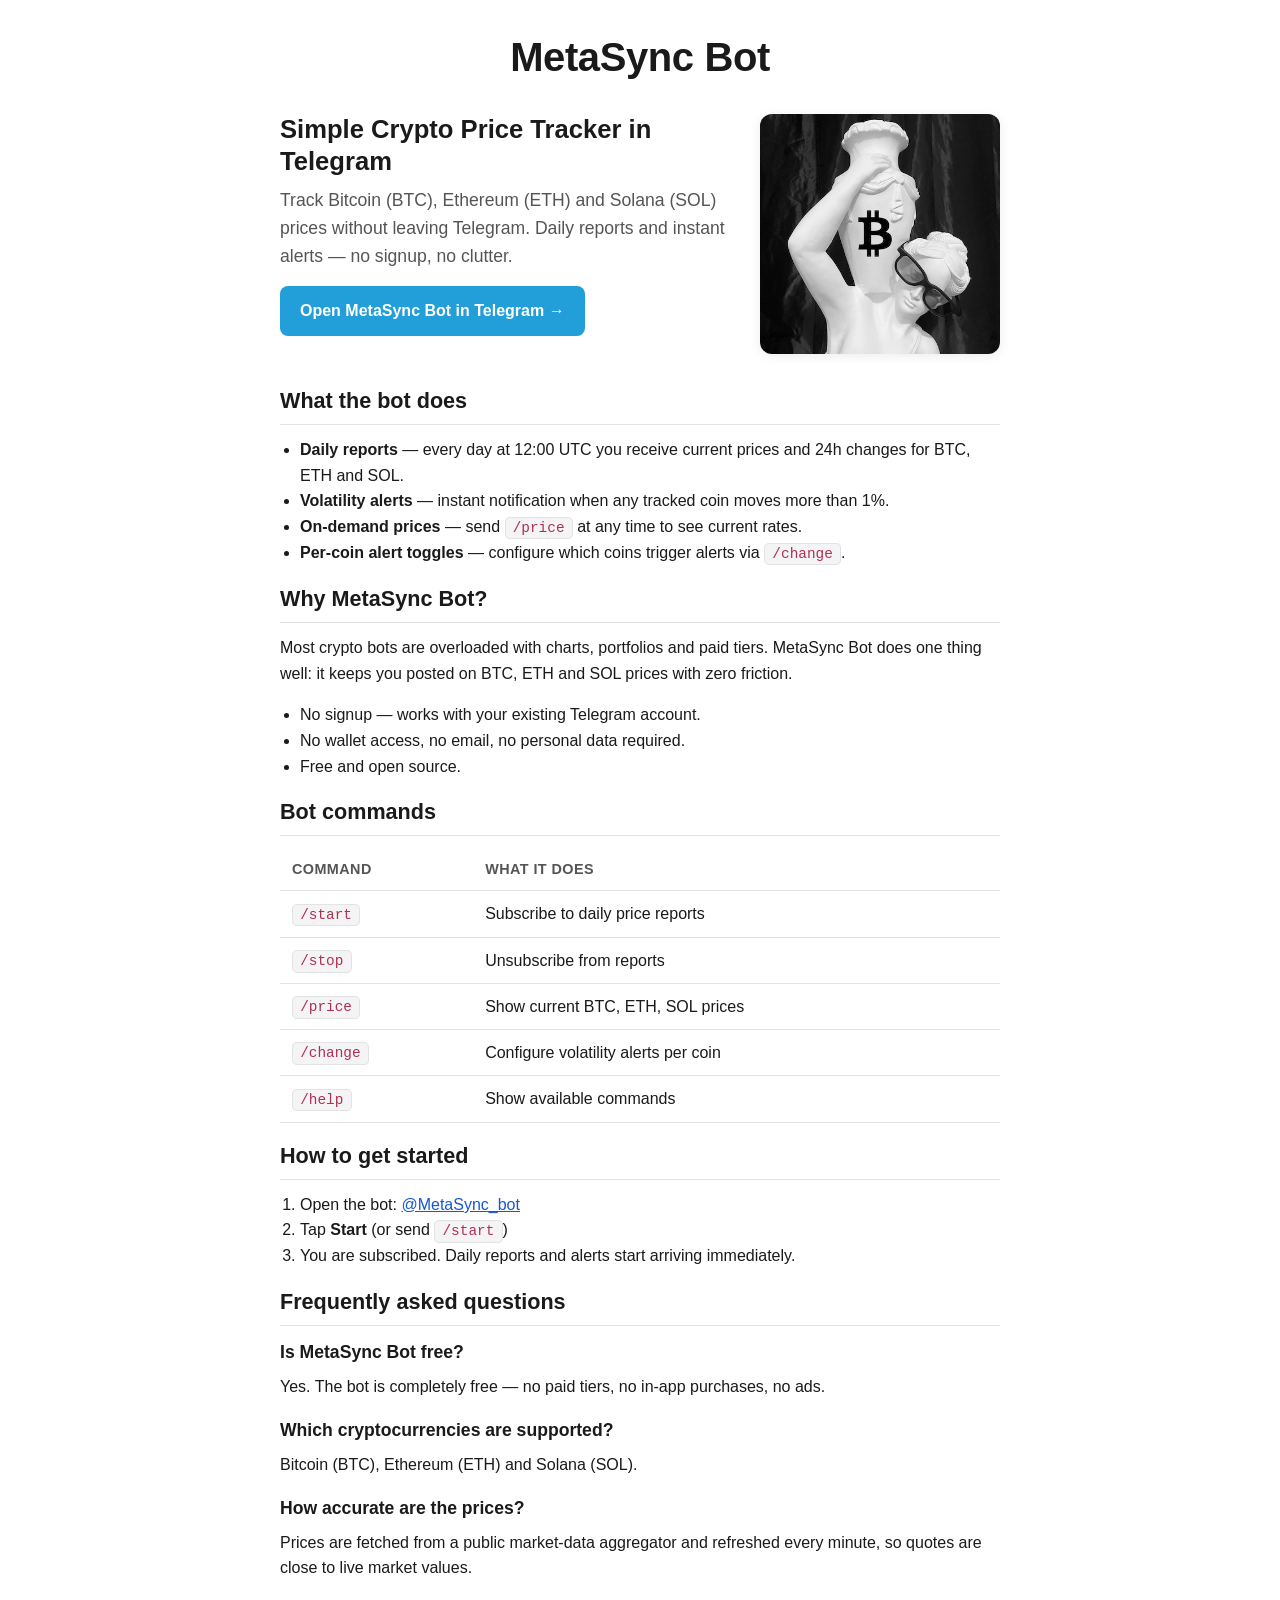
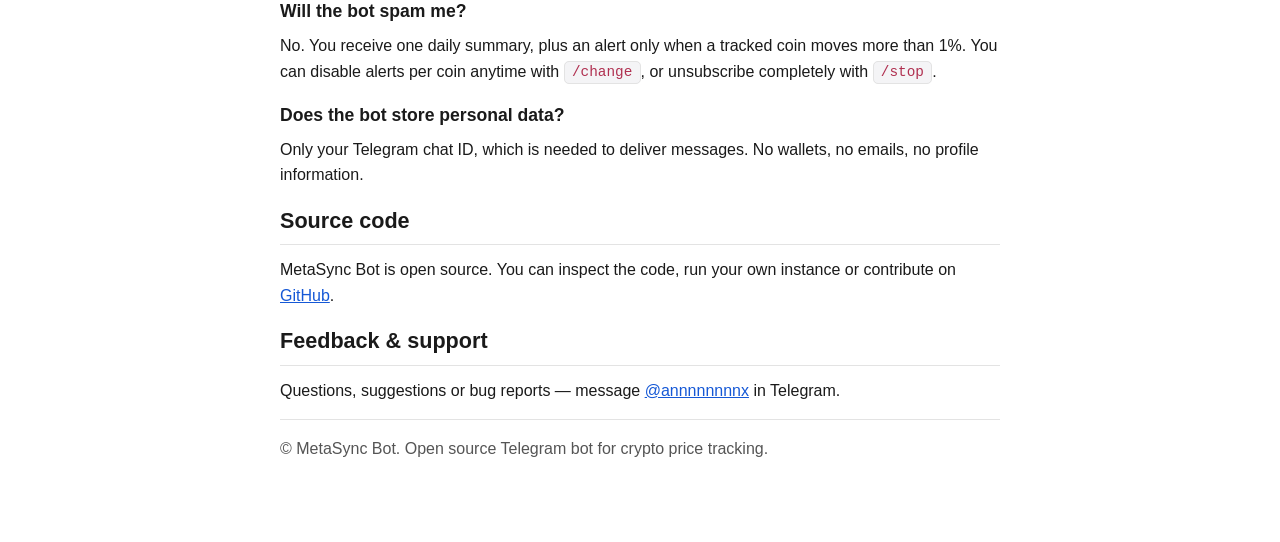
<file: index.html>
<!DOCTYPE html>
<html lang="en">
<head>
  <meta charset="utf-8">
  <meta name="viewport" content="width=device-width, initial-scale=1">
  <meta name="google-site-verification" content="9OJJ5vNWNdmrp18idYirk3aP3WhV7aS3UIYN1lRcpJI" />

  <title>MetaSync Bot — Free Telegram Crypto Price Tracker (BTC, ETH, SOL)</title>
  <meta name="description" content="Free Telegram bot for tracking Bitcoin, Ethereum and Solana prices. Daily reports at 12:00 UTC, instant alerts on 1%+ price moves, no signup required.">
  <meta name="keywords" content="telegram crypto bot, bitcoin price alert, BTC price telegram, ETH price bot, SOL price tracker, free crypto bot, cryptocurrency notifications">
  <link rel="canonical" href="https://andvk.github.io/MetaSync_bot/">

  <link rel="icon" type="image/svg+xml" href="favicon.svg">
  <link rel="apple-touch-icon" href="apple-touch-icon.png">

  <meta property="og:title" content="MetaSync Bot — Free Crypto Price Tracker for Telegram">
  <meta property="og:description" content="Free Telegram bot tracking Bitcoin, Ethereum and Solana prices. Daily reports at 12:00 UTC and instant alerts on 1%+ price moves. No signup needed.">
  <meta property="og:image" content="https://andvk.github.io/MetaSync_bot/preview.png">
  <meta property="og:url" content="https://andvk.github.io/MetaSync_bot/">
  <meta property="og:type" content="website">
  <meta name="twitter:card" content="summary_large_image">
  <meta name="twitter:title" content="MetaSync Bot — Free Crypto Price Tracker for Telegram">
  <meta name="twitter:description" content="Free Telegram bot tracking Bitcoin, Ethereum and Solana prices. Daily reports and instant alerts on 1%+ price moves. No signup needed.">
  <meta name="twitter:image" content="https://andvk.github.io/MetaSync_bot/preview.png">

  <script type="application/ld+json">
  {
    "@context": "https://schema.org",
    "@type": "SoftwareApplication",
    "name": "MetaSync Bot",
    "applicationCategory": "FinanceApplication",
    "operatingSystem": "Telegram",
    "description": "Telegram bot tracking BTC, ETH, SOL prices with daily reports and volatility alerts.",
    "url": "https://t.me/MetaSync_bot",
    "author": { "@type": "Person", "name": "AndVK" },
    "offers": { "@type": "Offer", "price": "0", "priceCurrency": "USD" }
  }
  </script>

  <script type="application/ld+json">
  {
    "@context": "https://schema.org",
    "@type": "FAQPage",
    "mainEntity": [
      {
        "@type": "Question",
        "name": "Is MetaSync Bot free?",
        "acceptedAnswer": { "@type": "Answer", "text": "Yes, MetaSync Bot is completely free. There are no paid tiers, accounts, or in-app purchases." }
      },
      {
        "@type": "Question",
        "name": "Which cryptocurrencies does the bot support?",
        "acceptedAnswer": { "@type": "Answer", "text": "The bot tracks Bitcoin (BTC), Ethereum (ETH) and Solana (SOL)." }
      },
      {
        "@type": "Question",
        "name": "When do I get daily price reports?",
        "acceptedAnswer": { "@type": "Answer", "text": "Daily reports are delivered every day at 12:00 UTC and include the current price and 24-hour change for each supported coin." }
      },
      {
        "@type": "Question",
        "name": "How do volatility alerts work?",
        "acceptedAnswer": { "@type": "Answer", "text": "When any tracked coin moves more than 1% in a short time window, the bot sends you an instant Telegram message. You can enable or disable alerts per coin via the /change command." }
      },
      {
        "@type": "Question",
        "name": "Does the bot store my personal data?",
        "acceptedAnswer": { "@type": "Answer", "text": "No. The bot only stores your Telegram chat ID to send notifications. It does not ask for wallets, emails, or any personal information." }
      }
    ]
  }
  </script>

  <link rel="stylesheet" href="styles.css">
</head>
<body>
  <main>
    <h1 class="page-title">MetaSync Bot</h1>

    <section class="hero">
      <div class="hero-text">
        <h2 class="hero-subtitle">Simple Crypto Price Tracker in Telegram</h2>
        <p class="tagline">Track Bitcoin (BTC), Ethereum (ETH) and Solana (SOL) prices without leaving Telegram. Daily reports and instant alerts — no signup, no clutter.</p>
        <p><a class="cta" href="https://t.me/MetaSync_bot">Open MetaSync Bot in Telegram →</a></p>
      </div>
      <img class="hero-image" src="preview.png" width="425" height="425" alt="MetaSync Bot — illustration with Bitcoin logo">
    </section>

    <h2>What the bot does</h2>
    <ul>
      <li><strong>Daily reports</strong> — every day at 12:00 UTC you receive current prices and 24h changes for BTC, ETH and SOL.</li>
      <li><strong>Volatility alerts</strong> — instant notification when any tracked coin moves more than 1%.</li>
      <li><strong>On-demand prices</strong> — send <code>/price</code> at any time to see current rates.</li>
      <li><strong>Per-coin alert toggles</strong> — configure which coins trigger alerts via <code>/change</code>.</li>
    </ul>

    <h2>Why MetaSync Bot?</h2>
    <p>Most crypto bots are overloaded with charts, portfolios and paid tiers. MetaSync Bot does one thing well: it keeps you posted on BTC, ETH and SOL prices with zero friction.</p>
    <ul>
      <li>No signup — works with your existing Telegram account.</li>
      <li>No wallet access, no email, no personal data required.</li>
      <li>Free and open source.</li>
    </ul>

    <h2>Bot commands</h2>
    <table>
      <thead><tr><th>Command</th><th>What it does</th></tr></thead>
      <tbody>
        <tr><td><code>/start</code></td><td>Subscribe to daily price reports</td></tr>
        <tr><td><code>/stop</code></td><td>Unsubscribe from reports</td></tr>
        <tr><td><code>/price</code></td><td>Show current BTC, ETH, SOL prices</td></tr>
        <tr><td><code>/change</code></td><td>Configure volatility alerts per coin</td></tr>
        <tr><td><code>/help</code></td><td>Show available commands</td></tr>
      </tbody>
    </table>

    <h2>How to get started</h2>
    <ol>
      <li>Open the bot: <a href="https://t.me/MetaSync_bot">@MetaSync_bot</a></li>
      <li>Tap <strong>Start</strong> (or send <code>/start</code>)</li>
      <li>You are subscribed. Daily reports and alerts start arriving immediately.</li>
    </ol>

    <h2>Frequently asked questions</h2>

    <h3>Is MetaSync Bot free?</h3>
    <p>Yes. The bot is completely free — no paid tiers, no in-app purchases, no ads.</p>

    <h3>Which cryptocurrencies are supported?</h3>
    <p>Bitcoin (BTC), Ethereum (ETH) and Solana (SOL).</p>

    <h3>How accurate are the prices?</h3>
    <p>Prices are fetched from a public market-data aggregator and refreshed every minute, so quotes are close to live market values.</p>

    <h3>Will the bot spam me?</h3>
    <p>No. You receive one daily summary, plus an alert only when a tracked coin moves more than 1%. You can disable alerts per coin anytime with <code>/change</code>, or unsubscribe completely with <code>/stop</code>.</p>

    <h3>Does the bot store personal data?</h3>
    <p>Only your Telegram chat ID, which is needed to deliver messages. No wallets, no emails, no profile information.</p>

    <h2>Source code</h2>
    <p>MetaSync Bot is open source. You can inspect the code, run your own instance or contribute on <a href="https://github.com/AndVK/MetaSync_bot">GitHub</a>.</p>

    <h2>Feedback &amp; support</h2>
    <p>Questions, suggestions or bug reports — message <a href="https://t.me/annnnnnnnx">@annnnnnnnx</a> in Telegram.</p>

    <footer>
      <p>&copy; MetaSync Bot. Open source Telegram bot for crypto price tracking.</p>
    </footer>
  </main>
</body>
</html>
</file>
<file: styles.css>
:root {
  color-scheme: light dark;
  --bg: #ffffff;
  --fg: #1a1a1a;
  --muted: #555;
  --border: #e3e3e3;
  --code-bg: #f4f4f6;
  --code-fg: #b03050;
  --link: #1558d6;
  --cta-bg: #229ed9;
  --cta-fg: #ffffff;
}

@media (prefers-color-scheme: dark) {
  :root {
    --bg: #121212;
    --fg: #e6e6e6;
    --muted: #a0a0a0;
    --border: #2c2c2c;
    --code-bg: #1f2630;
    --code-fg: #ffb86c;
    --link: #6ea8fe;
  }
}

* { box-sizing: border-box; }

/* Вертикальные отступы — только margin-bottom */
h1, h2, h3, h4, h5, h6, p, ul, ol, table, section, figure {
  margin-top: 0;
  margin-bottom: 0;
}

body {
  font-family: -apple-system, BlinkMacSystemFont, "Segoe UI", Roboto, "Helvetica Neue", Arial, sans-serif;
  line-height: 1.6;
  max-width: 760px;
  margin: 0 auto;
  padding: 2rem 1.25rem 4rem;
  color: var(--fg);
  background: var(--bg);
  -webkit-font-smoothing: antialiased;
}

a { color: var(--link); }
a:hover { text-decoration: underline; }

h1 {
  font-size: 2rem;
  line-height: 1.25;
  margin-bottom: 0.5rem;
}

.page-title {
  text-align: center;
  font-size: 2.5rem;
  margin-bottom: 2rem;
  letter-spacing: -0.01em;
}

.hero-subtitle {
  font-size: 1.6rem;
  line-height: 1.25;
  margin-bottom: 0.5rem;
  border-bottom: none;
  padding-bottom: 0;
}

h2 {
  font-size: 1.35rem;
  margin-bottom: 0.75rem;
  border-bottom: 1px solid var(--border);
  padding-bottom: 0.35rem;
}

h3 {
  font-size: 1.1rem;
  margin-bottom: 0.5rem;
}

p, li { font-size: 1rem; }
p { margin-bottom: 1rem; }

ul, ol {
  padding-left: 1.25rem;
  margin-bottom: 1rem;
}

.tagline {
  font-size: 1.1rem;
  color: var(--muted);
  margin-bottom: 1rem;
}

.hero {
  display: flex;
  align-items: flex-start;
  gap: 2rem;
  margin-bottom: 0.5rem;
}

.hero-text {
  flex: 1 1 0;
  min-width: 0;
}

.hero-image {
  flex: 0 0 240px;
  width: 240px;
  height: auto;
  border-radius: 12px;
  box-shadow: 0 2px 12px rgba(0, 0, 0, 0.08);
}

@media (max-width: 640px) {
  .hero {
    flex-direction: column-reverse;
    align-items: stretch;
    gap: 1.25rem;
  }

  .hero-image {
    flex: 0 0 auto;
    width: 100%;
    max-width: 280px;
    margin-left: auto;
    margin-right: auto;
  }
}

code {
  background: var(--code-bg);
  color: var(--code-fg);
  padding: 0.15rem 0.45rem;
  border-radius: 5px;
  border: 1px solid var(--border);
  font-family: "SF Mono", "Menlo", "Monaco", "Consolas", "Liberation Mono", monospace;
  font-size: 0.9em;
  font-weight: 500;
  white-space: nowrap;
}

table {
  width: 100%;
  border-collapse: collapse;
  margin-bottom: 1rem;
}

th, td {
  text-align: left;
  padding: 0.6rem 0.75rem;
  border-bottom: 1px solid var(--border);
}

th {
  font-weight: 600;
  color: var(--muted);
  font-size: 0.9rem;
  text-transform: uppercase;
  letter-spacing: 0.03em;
}

.cta {
  display: inline-block;
  background: var(--cta-bg);
  color: var(--cta-fg);
  padding: 0.75rem 1.25rem;
  border-radius: 8px;
  text-decoration: none;
  font-weight: 600;
  margin-bottom: 1.5rem;
  transition: opacity 0.15s ease;
}

.cta:hover {
  opacity: 0.9;
  text-decoration: none;
  color: var(--cta-fg);
}

footer {
  padding-top: 1rem;
  border-top: 1px solid var(--border);
  font-size: 0.9rem;
  color: var(--muted);
}
</file>
